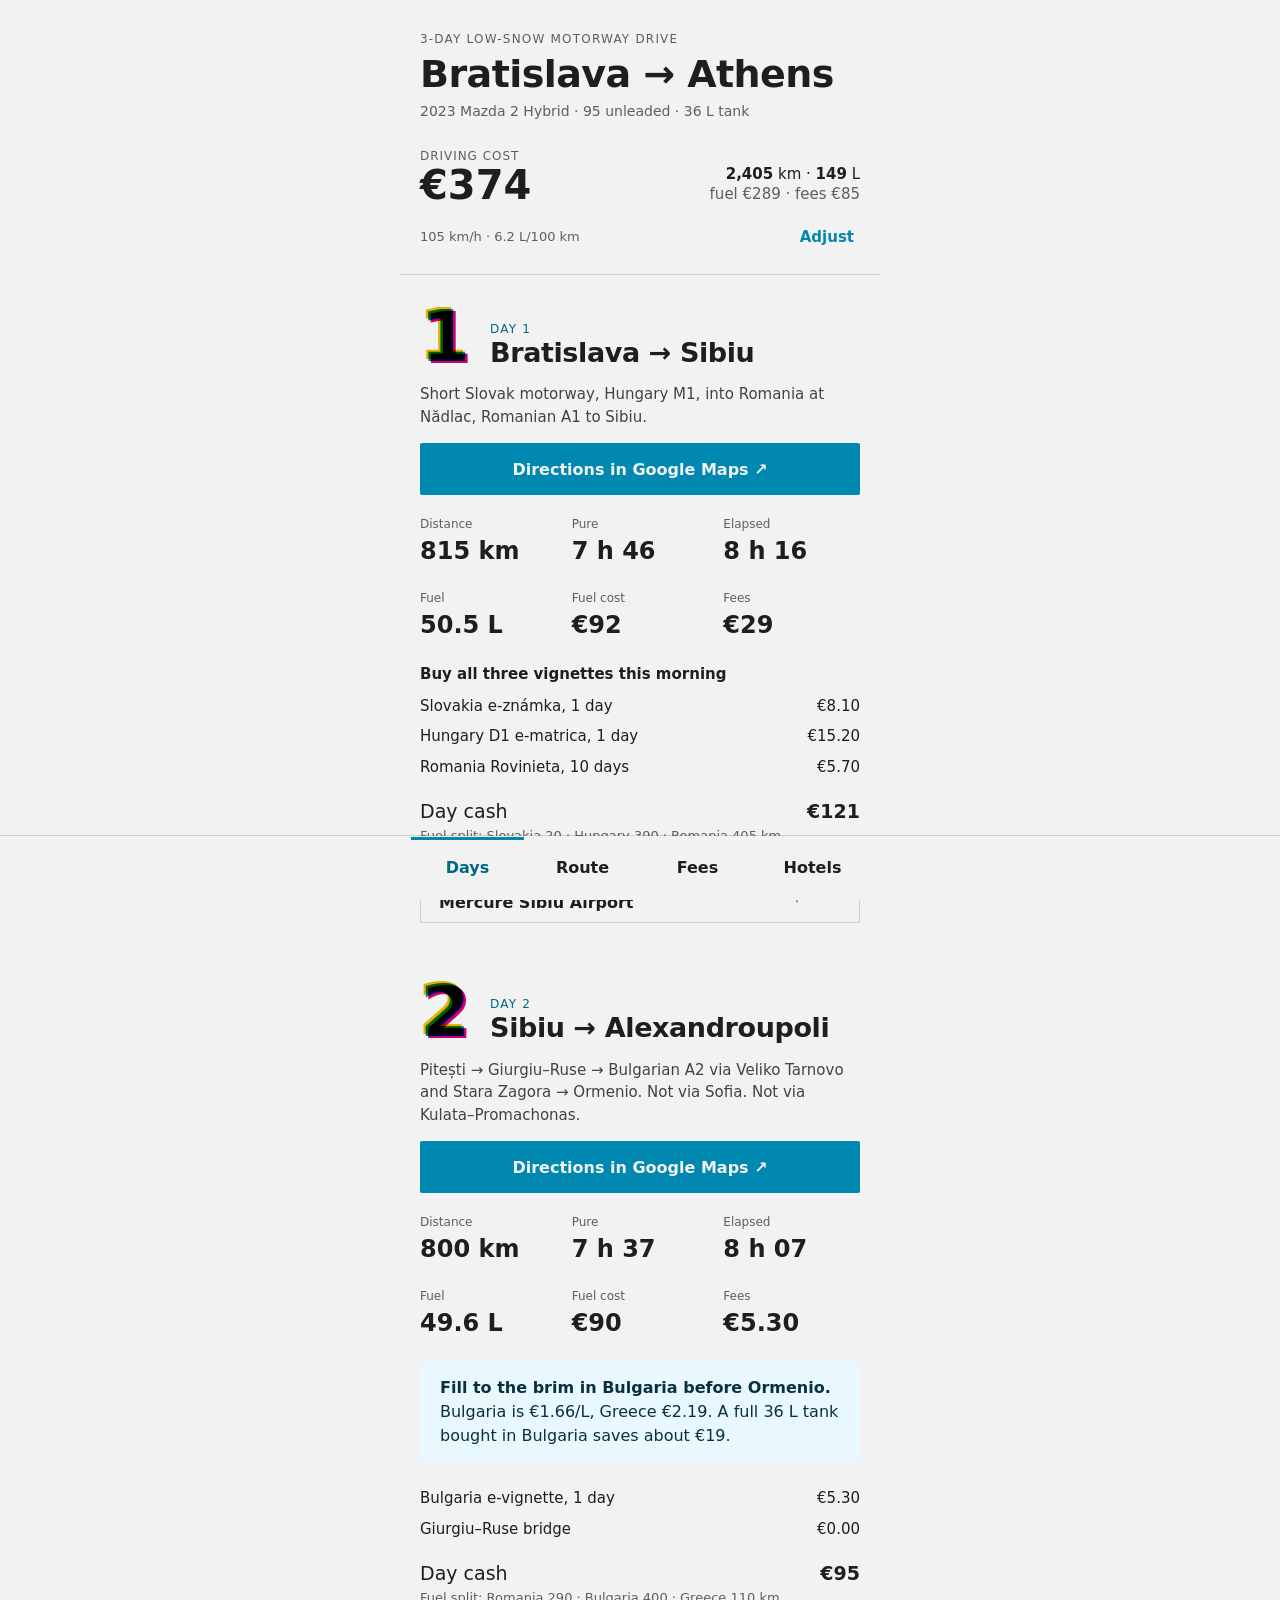
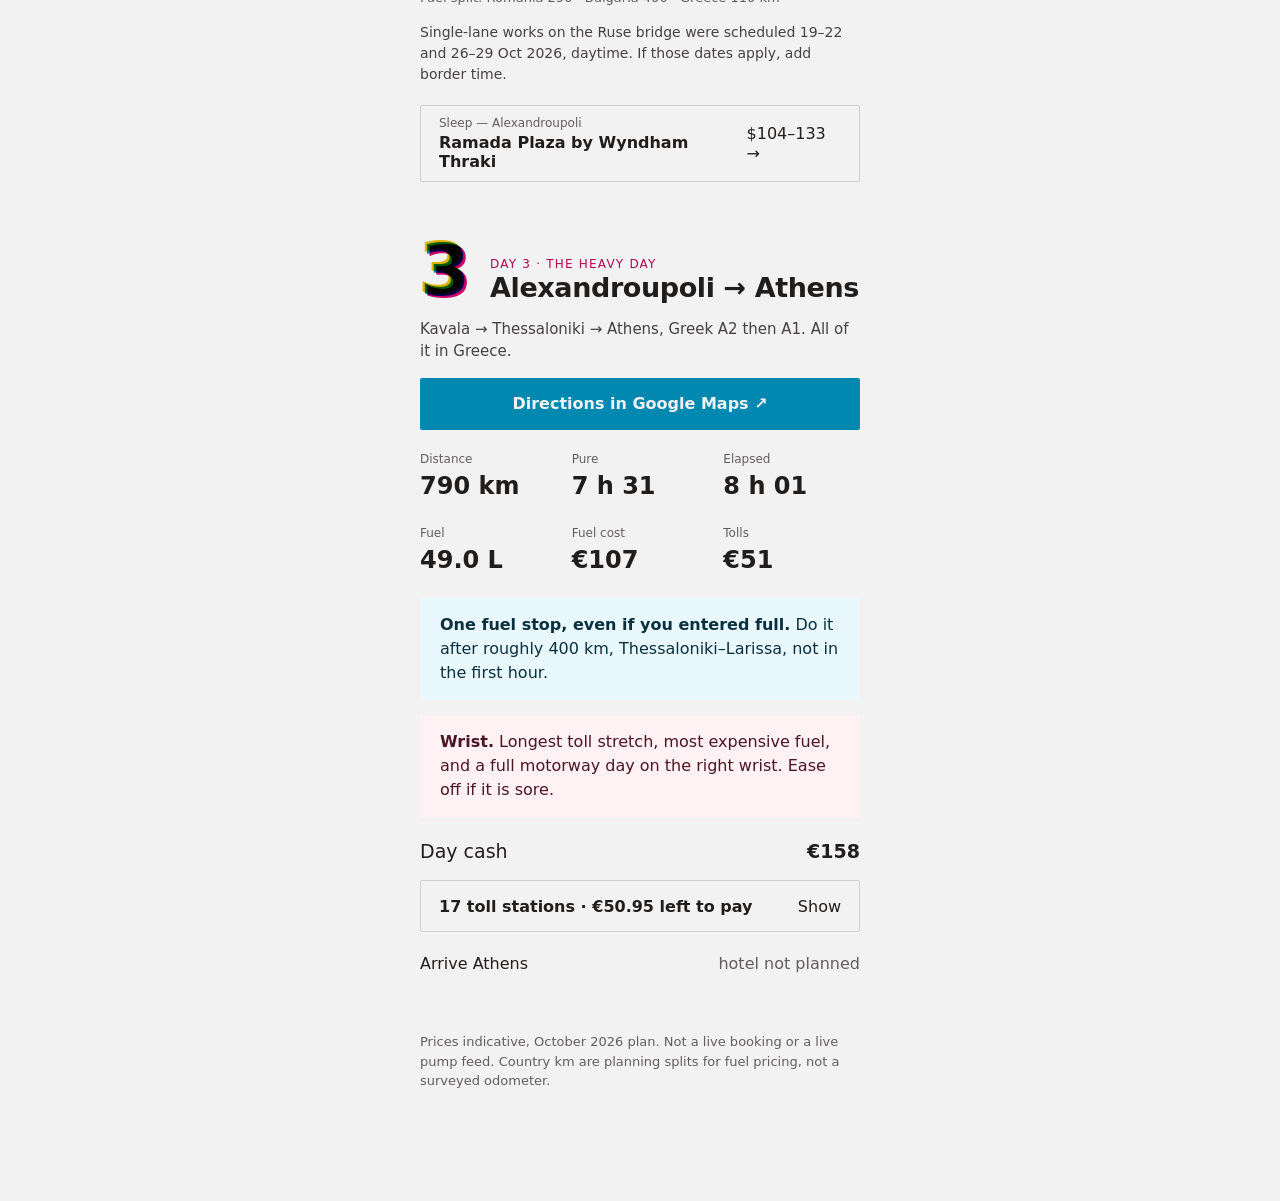
<file: index.html>
<!DOCTYPE html>
<html lang="en">
<head>
<meta charset="utf-8">
<meta name="viewport" content="width=device-width, initial-scale=1">
<title>Bratislava → Athens</title>
<meta http-equiv="refresh" content="0; url=app/">
</head>
<body><a href="app/">Open the Bratislava → Athens trip planner</a></body>
</html>
</file>
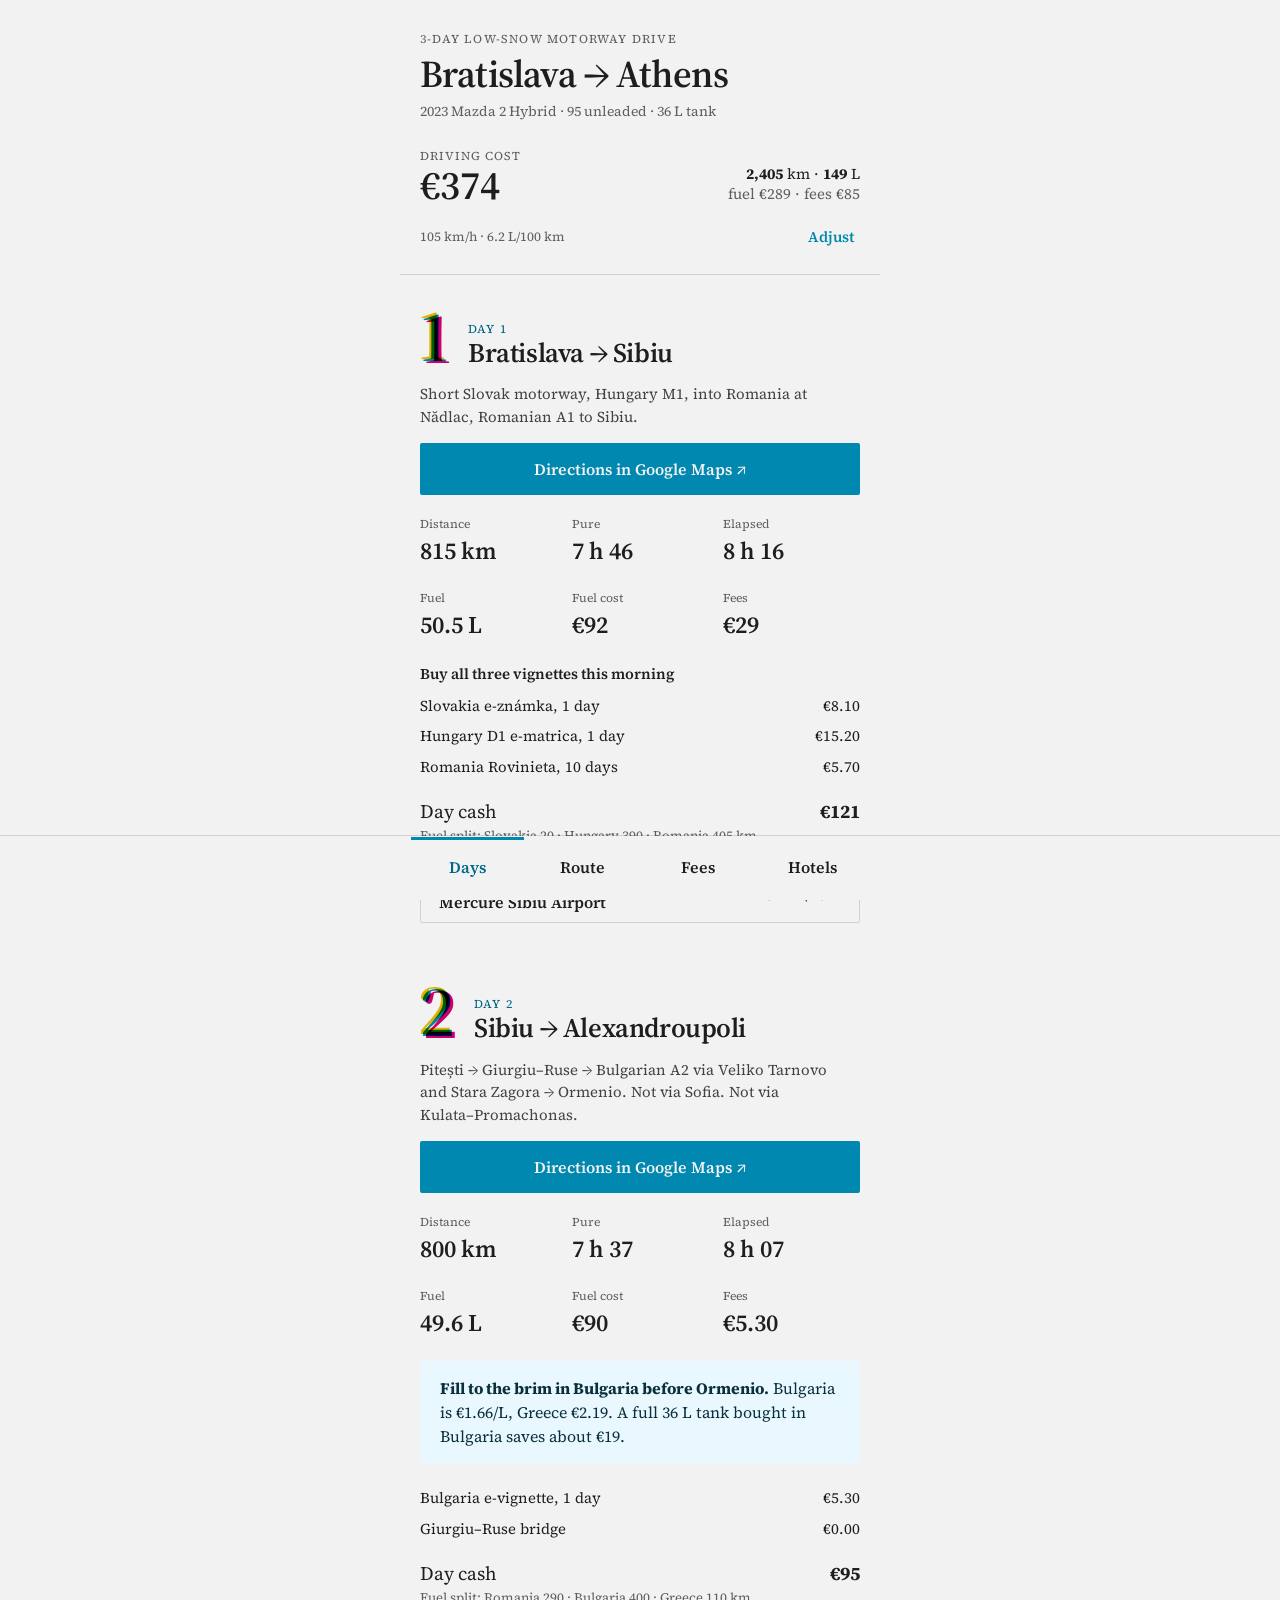
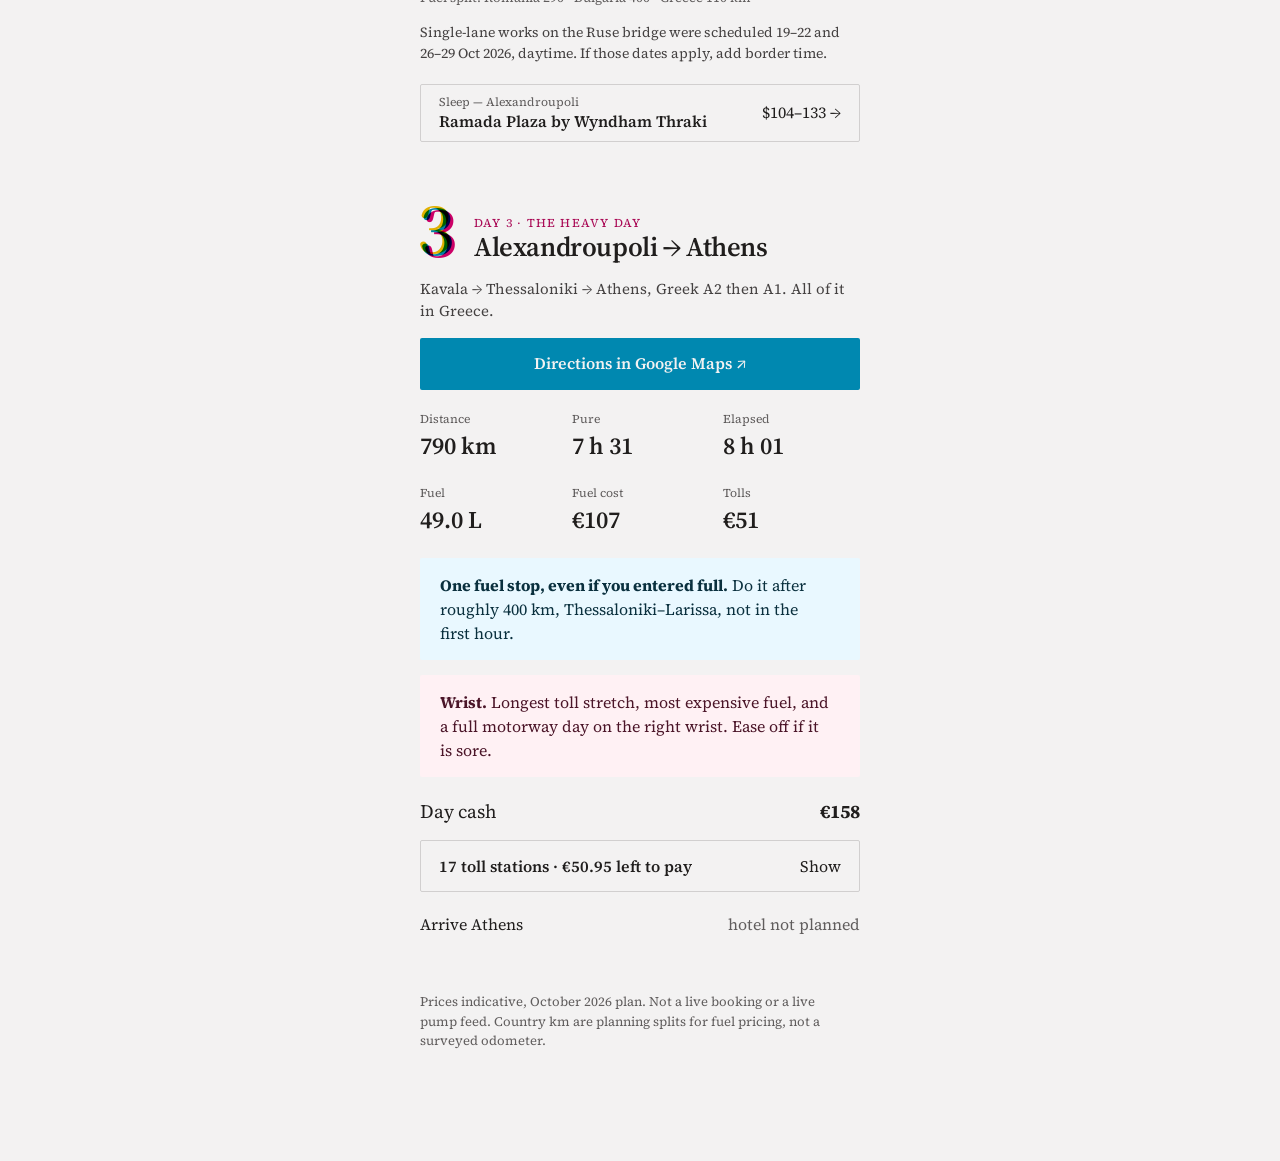
<file: app/index.html>
<!DOCTYPE html>
<html lang="en">
<head>
<meta charset="utf-8">
<meta name="viewport" content="width=device-width, initial-scale=1, viewport-fit=cover">
<meta name="theme-color" content="#f3f2f2">
<title>Bratislava → Athens</title>
<link rel="stylesheet" href="vendor/broadsheet/styles.css">
<link rel="stylesheet" href="app.css">
<script src="vendor/broadsheet/_ds_bundle.js"></script>
</head>
<body>
<div class="app">

  <header class="masthead">
    <div class="eyebrow">3-day low-snow motorway drive</div>
    <h1>Bratislava → Athens</h1>
    <div class="sub">2023 Mazda 2 Hybrid · 95 unleaded · 36 L tank</div>
  </header>

  <div class="totals" id="totals">
    <div class="totals-row">
      <div class="totals-cost">
        <span class="label">Driving cost</span>
        <span class="figure" id="t-cost"></span>
      </div>
      <div class="totals-side">
        <span><strong id="t-km"></strong> km · <strong id="t-litres"></strong> L</span>
        <span class="muted">fuel <span id="t-fuel"></span> · fees <span id="t-fees"></span></span>
      </div>
    </div>
    <div class="totals-meta">
      <span class="small muted"><span class="js-speed"></span> km/h · <span class="js-cons"></span> L/100 km</span>
      <button class="btn btn-ghost adjust-btn" id="adjust-btn" aria-expanded="false" aria-controls="adjust">Adjust</button>
    </div>
    <div class="adjust" id="adjust" hidden>
      <div>
        <div class="slider-head"><span>Planning speed, blended</span><strong><span class="js-speed"></span> km/h</strong></div>
        <input type="range" id="speed" min="90" max="125" step="1" aria-label="Planning speed">
        <div class="small muted">Default 105. Borders, towns and roadworks pull the average below the 130 limit. Plus 3 × 10 min stops a day.</div>
      </div>
      <div>
        <div class="slider-head"><span>Burn</span><strong><span class="js-cons"></span> L/100 km</strong></div>
        <input type="range" id="cons" min="5.2" max="6.7" step="0.1" aria-label="Fuel consumption">
        <div class="presets" id="presets"></div>
        <div class="small muted presets-note">Full tank ≈ <span id="range-km"></span> km at this burn. Plan fills around 450 km.</div>
      </div>
    </div>
  </div>

  <main id="view"></main>

  <nav class="tabbar" aria-label="Sections">
    <div class="tabbar-inner" id="tabs"></div>
  </nav>
</div>
<script src="model.js"></script>
<script src="app.js"></script>
</body>
</html>
</file>
<file: app/vendor/broadsheet/styles.css>
/* Broadsheet — design-system tokens and component classes. This file is the source of truth for the system's look; retune it here and see readme.md. */
@import url('https://fonts.googleapis.com/css2?family=Source+Serif+4:ital,wght@0,400;0,600;1,400&display=swap');

:root {
  --color-bg: #f3f2f2;
  --color-surface: #eae9e9;
  --color-text: #201e1d;
  --color-accent: #0088b0;
  --color-accent-2: #d6006c;
  --color-divider: color-mix(in srgb, #201e1d 16%, transparent);

  /* Tonal ramps — generated in OKLCH on one shared lightness scale, so the
     same step of any role matches the others in visual value. */
  --color-neutral-100: #f8f4f4;
  --color-neutral-200: #eae7e7;
  --color-neutral-300: #d7d3d3;
  --color-neutral-400: #bab6b6;
  --color-neutral-500: #9b9797;
  --color-neutral-600: #7d7979;
  --color-neutral-700: #605d5d;
  --color-neutral-800: #444141;
  --color-neutral-900: #2d2b2b;

  --color-accent-100: #e9f8ff;
  --color-accent-200: #cbeeff;
  --color-accent-300: #99e0ff;
  --color-accent-400: #62c5ee;
  --color-accent-500: #38a6cf;
  --color-accent-600: #1186ac;
  --color-accent-700: #006786;
  --color-accent-800: #004961;
  --color-accent-900: #0a303e;

  --color-accent-2-100: #fff1f4;
  --color-accent-2-200: #ffdee6;
  --color-accent-2-300: #ffc0d0;
  --color-accent-2-400: #ff90b1;
  --color-accent-2-500: #ff458e;
  --color-accent-2-600: #d82071;
  --color-accent-2-700: #aa0b56;
  --color-accent-2-800: #790e3d;
  --color-accent-2-900: #4b1528;

  /* The third process ink — review round 3: the deck's print treatments
     (the CMYK separation and the misregistered plate numerals below) need
     the full four-color set. Cyan and magenta are the system's own accents;
     this yellow completes them, muted to the same press-ink register. A
     print treatment color, not an interface accent — body copy and chrome
     never take it. */
  --color-process-yellow: #edbb00;

  --font-heading: "Source Serif 4", system-ui, sans-serif;
  --font-heading-weight: 600;
  --font-body: "Source Serif 4", system-ui, sans-serif;

  --space-1: 5.0px;
  --space-2: 10.0px;
  --space-3: 15.0px;
  --space-4: 20.0px;
  --space-6: 30.0px;
  --space-8: 40.0px;

  --radius-sm: 1px;
  --radius-md: 2px;
  --radius-lg: 4px;

  /* Elevation — derived from the ground: soft ink-tinted shadows on a
     light theme, a hairline edge + ambient darkness on a dark one. */
  --shadow-sm: 0 1px 2px color-mix(in srgb, #2d2b2b 14%, transparent);
  --shadow-md: 0 3px 10px color-mix(in srgb, #2d2b2b 16%, transparent);
  --shadow-lg: 0 12px 32px color-mix(in srgb, #2d2b2b 22%, transparent);
}

body {
  background: var(--color-bg);
  color: var(--color-text);
  font-family: var(--font-body);
}
h1, h2, h3, h4 { font-family: var(--font-heading); font-weight: var(--font-heading-weight); }

.halftone{position:relative;filter:grayscale(0.35) contrast(1.15);overflow:hidden}
.halftone::after{content:"";position:absolute;inset:0;pointer-events:none;
  background-image:radial-gradient(circle,rgba(0,0,0,0.22) 30%,transparent 32%);
  background-size:3px 3px;mix-blend-mode:multiply}

/* The four-color separation treatment (review round 3) — a photograph
   printed as its misregistered process plates, after the Catalogue Three
   grammar. Markup: a figure.cmyk holding five copies of the image — the
   first is the layout sizer (hidden), then one per plate, each tagged
   .sep-c/.sep-m/.sep-y/.sep-k. The plates are extracted live by the SVG
   feColorMatrix filters in print-plates.js, the system's own defs —
   inlined in the compiled bundle every template page loads, and a
   page that links styles.css directly adds
   <script src="print-plates.js"></script> itself (the defs must be in
   the document: a data-URI filter reference would not survive Chromium,
   and external-file references are unreliable across engines) — nudged
   a few pixels out of register, and multiplied
   onto the paper ground; the halftone dot screens the recombined print.
   The plate offsets live with the deck's projection-scale CSS, since
   misregistration is sized to the output. */
.cmyk{position:relative;overflow:hidden;background:var(--color-bg)}
.cmyk img:first-child{opacity:0} /* layout sizer AND the alt-bearing image — opacity
  keeps it in the accessibility tree (visibility:hidden would drop the figure's only
  description); fully transparent, it adds nothing to the multiply backdrop */
.cmyk img+img{position:absolute;inset:0;width:100%;height:100%;object-fit:cover;mix-blend-mode:multiply}
.cmyk .sep-c{filter:url(#sep-c)}
.cmyk .sep-m{filter:url(#sep-m)}
.cmyk .sep-y{filter:url(#sep-y)}
.cmyk .sep-k{filter:url(#sep-k)}
.cmyk::after{content:"";position:absolute;inset:0;pointer-events:none;
  background-image:radial-gradient(circle,rgba(0,0,0,0.22) 30%,transparent 32%);
  background-size:3px 3px;mix-blend-mode:multiply}

/* The one-image separation (review round 9, promoted from the deck in the
   landing divergence) — the same four plates as ONE compound filter,
   #sep-all in print-plates.js, for a single swappable image: a .print
   wrapper inside the figure holds one <image-slot>, and the filter
   extracts, offsets and multiplies the plates live from whatever the slot
   shows. Markup: figure.cmyk > .print > image-slot (the page sizes the
   .print — aspect-ratio, or absolute fill for bleeds). Hover resolves
   the print into the photograph — the pressman checking registration on
   the light table — so the source shows crisp and any swap chrome stays
   legible; only the reduced-motion fallback below still lifts as a
   single cut (a url() filter cannot CSS-transition; the press driver
   animates the defs instead). */
.cmyk .print{position:relative;width:100%;filter:url(#sep-all)}
/* no hover end-state swap: the press driver (print-plates.js) eases the
   plates into register while purifying their inks to the pure-process
   separation on the same curve, so the converged four-plate merge IS
   the photograph (their multiply equals SourceGraphic by construction)
   — no cut anywhere on the animated path */
@media (prefers-reduced-motion: reduce), (hover: none), (pointer: coarse) {
  .cmyk .print:hover{filter:none} /* without the driver (it stands down on
    exactly these conditions), hover stays the old single cut to the
    crisp source */
}
.cmyk .print image-slot{width:100%;height:100%;display:block}

/* The plate numeral (review rounds 3-4) — display figures set as
   misregistered process plates, the catalog's cover grammar. Review
   round 4 (Barron): THREE plates — C, M, Y only, no black plate — so the
   dark core comes entirely from the C×M×Y multiply overlap (the inks
   product to exact black), with the fringes the registration drift; and
   the spread pulled in by half (less jumbled: one figure with plate
   fringes rather than figures sliding apart). Markup: a .cmyk-num holding
   a .paper span (the white of the sheet: the glyph's union, built from
   offset text-shadow copies) and three .plate spans. The construction
   carries its own ground (--cmyk-num-ground, defaulting to paper) painted
   on its padding box, so the multiply plates always have their backdrop
   even inside an isolated stacking context (entrance animations); the
   padding bleeds wider than any plate offset and the negative margin
   hands the layout box back. Offsets are em-scaled to the glyph. The
   .paper span carries the text once for assistive tech; the .plate spans
   are aria-hidden repeats. */
.cmyk-num{--cmyk-num-ground:var(--color-bg);
  position:relative;width:fit-content;line-height:0.9;
  font-feature-settings:"pnum" 1;
  background:var(--cmyk-num-ground);padding:0.12em;margin:-0.12em}
.cmyk-num .paper{color:var(--color-bg); /* the white of the sheet — always paper,
  whatever the ground: the plates read as printed on paper even when the
  surrounding page is ink */
  text-shadow:0.036em 0.025em 0 var(--color-bg),-0.031em -0.023em 0 var(--color-bg)}
.cmyk-num .plate{position:absolute;inset:0.12em;mix-blend-mode:multiply;
  text-box:trim-both cap alphabetic /* the host trims to its cap box; each
  absolute plate must trim its own line the same way, or its glyphs sit a
  half-leading below the paper union */}
.cmyk-num .plate-c{color:var(--color-accent)}

/* The plate headline (divergence round 3, Barron: "use both" — the
   photograph's plates AND the cover grammar's text plates, on the same
   page). The same three-plate construction as .cmyk-num — paper span
   carrying the real text, C/M/Y plate repeats, dark core from the
   multiply overlap — at HALF the numeral's round-4 offsets: the serif's
   display hairlines are thinner than the numeral strokes the spread was
   measured on, and the full offsets swallow them whole (probed at the
   hero's 80px — the fringes read as an anaglyph poster, not a breath
   out of register) — recut for display
   headlines that sit in running text blocks on the page's own paper:
   no ground painting and no padding bleed (the numeral's ground exists
   for isolated stacking contexts; a headline on the page multiplies
   straight onto the sheet), no width:fit-content and no line-height
   override (the host display class owns its metrics — apply this to
   each .line, which is position:relative for its plates), and the
   plates are inert to the hand (pointer-events/user-select none, so a
   triple-click selects the headline once, not four times). Plates take
   the same pointer lean as .cmyk-num. */
.cmyk-head{position:relative}
.cmyk-head .paper{color:var(--color-bg);
  text-shadow:0.027em 0.0185em 0 var(--color-bg),-0.0245em -0.0175em 0 var(--color-bg)
  /* the union's copies sit at the construction's halved plate offsets
     PLUS the full lean (0.018+0.009 / 0.0125+0.006, and mirrored), so
     the union still backs the plates at viewport-edge lean — invisible
     on the page's own paper, load-bearing on any other ground */}
.cmyk-head .plate{position:absolute;inset:0;mix-blend-mode:multiply;
  pointer-events:none;user-select:none;
  text-box:trim-both cap alphabetic /* match the host's trim, or the
  plates sit a half-leading below the paper union */}
.cmyk-head .plate-c{color:var(--color-accent)}
.cmyk-head .plate-m{color:var(--color-accent-2);
  translate:calc(0.018em + 0.009em*var(--press-nx, 0)) calc(0.0125em + 0.006em*var(--press-ny, 0))}
.cmyk-head .plate-y{color:var(--color-process-yellow);
  translate:calc(-0.0155em + 0.009em*var(--press-nx, 0)) calc(-0.0115em + 0.006em*var(--press-ny, 0))}
.cmyk-num .plate-m{color:var(--color-accent-2);
  translate:calc(0.036em + 0.018em*var(--press-nx, 0)) calc(0.025em + 0.0125em*var(--press-ny, 0))}
.cmyk-num .plate-y{color:var(--color-process-yellow);
  translate:calc(-0.031em + 0.018em*var(--press-nx, 0)) calc(-0.023em + 0.0125em*var(--press-ny, 0))}
/* --press-nx/--press-ny: the pointer lean as a bare -1..1 factor,
   published on :root by the press driver (print-plates.js) and zero
   whenever the driver stands down. Each construction scales the lean to
   its own spread (half of it, here as everywhere) so the moving plates
   drift a breath toward the cursor and the C plate holds. */

/* ══════════════════════════════════════════════════════════════════════════
   Components — built with the tokens above. Plain CSS
   on plain HTML: no JavaScript, no build step. Each class is documented in
   readme.md and demonstrated in foundations/ and components/.
   ══════════════════════════════════════════════════════════════════════ */

*, *::before, *::after { box-sizing: border-box; }
body { margin: 0; font-size: 15px; line-height: 1.55; font-weight: 400; }
h1, h2, h3, h4, h5, h6 {
  font-family: var(--font-heading); font-weight: var(--font-heading-weight);
  line-height: 1.12; letter-spacing: -0.015em; margin: 0 0 var(--space-2);
}
h1 { font-size: 42px; }
h2 { font-size: 32px; }
h3 { font-size: 25px; }
h4 { font-size: 20px; }
h5 { font-size: 16px; }
h6 { font-size: 13px; }
h6 { letter-spacing: 0.08em; text-transform: uppercase; }
p { margin: 0 0 var(--space-3); }
a { color: var(--color-accent); text-underline-offset: 3px; }
img { display: block; max-width: 100%; }
figure { margin: 0; }
figcaption {
  font-size: 11px; margin-top: var(--space-1);
  color: color-mix(in srgb, var(--color-text) 55%, transparent);
}
.text-muted { color: color-mix(in srgb, var(--color-text) 55%, transparent); }
:focus { outline: none; }
:focus-visible { outline: 2px solid var(--color-accent); outline-offset: 2px; }
::selection { background: color-mix(in srgb, var(--color-accent) 30%, transparent); }

/* — rules — */
.hr {
  height: 1px; border: 0; margin: var(--space-4) 0;
  background: var(--color-divider);
}

/* — buttons — */
.btn {
  display: inline-flex; align-items: center; justify-content: center; gap: 6px;
  cursor: pointer; text-decoration: none;
  font-family: var(--font-heading); font-weight: var(--font-heading-weight);
  font-size: 14px; line-height: 1.2; color: var(--color-text); /* matches the .input's 14px —
     the pair sits side by side in sign-up rows */
  background: transparent; border: 1px solid transparent;
  padding: var(--space-2) calc(var(--space-3) * 1.2);
  border-radius: var(--radius-md);
}
.btn svg { display: block; }
.btn:disabled { opacity: 0.45; cursor: not-allowed; }
.btn-primary { background: var(--color-accent); color: var(--color-bg); }
.btn-primary:hover { background: var(--color-accent-600); }
.btn-primary:active { background: var(--color-accent-700); }
.btn-secondary { border-color: var(--color-divider); }
.btn-secondary:hover { background: color-mix(in srgb, var(--color-text) 7%, transparent); }
.btn-secondary:active { background: color-mix(in srgb, var(--color-text) 14%, transparent); }
.btn-ghost { color: var(--color-accent); padding-inline: var(--space-1); }
.btn-ghost:hover { background: color-mix(in srgb, var(--color-accent) 10%, transparent); }
.btn-ghost:active { background: color-mix(in srgb, var(--color-accent) 18%, transparent); }
.btn-icon { width: 36px; height: 36px; padding: 0; }
.btn-block { width: 100%; margin-top: var(--space-2); }

/* — forms — */
.field > label {
  display: block; font-size: 12px; margin-bottom: 5px;
  color: color-mix(in srgb, var(--color-text) 70%, transparent);
}
.input {
  width: 100%; min-height: 36px; padding: 6px 10px; font: inherit;
  font-size: 14px; color: var(--color-text); caret-color: var(--color-accent);
  background: var(--color-surface);
  border: 1px solid var(--color-divider); border-radius: var(--radius-md);
}
.input::placeholder { color: color-mix(in srgb, var(--color-text) 65%, transparent); opacity: 1; }
  /* explicit, measured: the browser default gray misses the 4.5:1 small-text bar on
     the surface fill; 65% ink measures 4.8:1 there, still a step quieter than typed
     text (opacity:1 overrides Firefox's default placeholder fade) */
.input:hover { border-color: color-mix(in srgb, var(--color-text) 45%, transparent); }
.input:focus-visible { border-color: var(--color-accent); outline-offset: 0; }
textarea.input { min-height: 90px; resize: vertical; }
.radio { display: inline-flex; align-items: center; gap: 8px; cursor: pointer; font-size: 14px; }
.radio input, .seg-opt input {
  position: absolute; opacity: 0; width: 0; height: 0; pointer-events: none;
}
.radio .dot {
  width: 16px; height: 16px; flex: none; border-radius: 50%;
  border: 1.5px solid var(--color-divider);
}
.radio:hover .dot { border-color: var(--color-accent); }
.radio input:checked + .dot {
  border-color: var(--color-accent); background: var(--color-accent);
  box-shadow: inset 0 0 0 4px var(--color-bg);
}
.radio input:focus-visible + .dot { outline: 2px solid var(--color-accent); outline-offset: 2px; }
.seg {
  display: inline-flex; overflow: hidden;
  border: 1px solid var(--color-divider); border-radius: var(--radius-md);
}
.seg-opt {
  display: inline-flex; align-items: center; gap: 6px;
  padding: 7px 12px; font-size: 13px; cursor: pointer;
}
.seg-opt + .seg-opt { border-left: 1px solid var(--color-divider); }
.seg-opt:has(input:checked) { background: var(--color-accent); color: var(--color-bg); }
.seg-opt:not(:has(input:checked)):hover { background: color-mix(in srgb, var(--color-text) 7%, transparent); }
.seg-opt:has(input:focus-visible) { outline: 2px solid var(--color-accent); outline-offset: -2px; }

/* — cards — */
.card {
  display: flex; flex-direction: column; gap: var(--space-2);
  padding: var(--space-3); border-radius: var(--radius-md); background: var(--color-surface);
}
.card-kicker { font-size: 10px; letter-spacing: 0.1em; text-transform: uppercase; color: var(--color-accent); }
.card-title {
  font-family: var(--font-heading); font-weight: var(--font-heading-weight);
  font-size: 17px; line-height: 1.2;
}
.card-body { margin: 0; font-size: 13px; opacity: 0.8; flex: 1; }
.card-meta {
  display: flex; align-items: center; gap: 6px; font-size: 11px;
  color: color-mix(in srgb, var(--color-text) 50%, transparent);
}
.elev-sm { box-shadow: var(--shadow-sm); }
.elev-md { box-shadow: var(--shadow-md); }
.elev-lg { box-shadow: var(--shadow-lg); }

/* — tags — */
.tag {
  display: inline-flex; align-items: center; font-size: 11px;
  letter-spacing: 0.02em; padding: 3px 10px;
  border-radius: calc(var(--radius-md) * 0.75);
}
.tag-accent { background: var(--color-accent-100); color: var(--color-accent-800); }
.tag-accent-2 { background: var(--color-accent-2-100); color: var(--color-accent-2-800); }
.tag-neutral { background: var(--color-neutral-100); color: var(--color-neutral-800); }
.tag-outline { border: 1px solid var(--color-accent); color: var(--color-accent); }

/* — navigation — */
.nav {
  display: flex; align-items: center; gap: var(--space-4);
  padding: var(--space-3) var(--space-4);
  border-bottom: none;
}
.nav-brand {
  font-family: var(--font-heading); font-weight: var(--font-heading-weight);
  font-size: 18px; margin-right: auto;
}
.nav a { color: inherit; text-decoration: none; font-size: 14px; }
.nav a:hover, .nav a[aria-current='page'] { color: var(--color-accent); }

/* — tables — */
.table { width: 100%; border-collapse: collapse; font-size: 14px; }
.table th {
  text-align: left; font-size: 11px; letter-spacing: 0.08em; text-transform: uppercase;
  color: color-mix(in srgb, var(--color-text) 60%, transparent);
  padding: var(--space-2); border-bottom: 1px solid var(--color-divider);
}
.table td {
  padding: var(--space-2);
  border-bottom: 1px solid color-mix(in srgb, var(--color-text) 8%, transparent);
}
.table tbody tr:hover { background: color-mix(in srgb, var(--color-text) 4%, transparent); }

/* — dialog — */
.dialog-backdrop {
  position: fixed; inset: 0; display: grid; place-items: center;
  padding: var(--space-4);
  background: color-mix(in srgb, var(--color-neutral-900) 50%, transparent);
}
.dialog {
  width: min(440px, 100%); display: flex; flex-direction: column; gap: var(--space-3);
  padding: var(--space-4); border-radius: var(--radius-lg);
  background: var(--color-surface); box-shadow: var(--shadow-lg);
}
.dialog-title {
  font-family: var(--font-heading); font-weight: var(--font-heading-weight);
  font-size: 20px;
}
.dialog-body { font-size: 14px; opacity: 0.85; }
.dialog-actions { display: flex; justify-content: flex-end; gap: var(--space-2); margin-top: var(--space-2); }
</file>
<file: app/app.css>
/* App layer over the Broadsheet stylesheet. Values mirror the Claude Design
   prototype (Bratislava to Athens.dc.html); tokens come from styles.css. */

body { margin: 0; background: var(--color-bg); }
a { color: var(--color-accent-700); }
a:hover { color: var(--color-accent-800); }
a.btn { text-decoration: none; }
input[type=range] { width: 100%; height: 44px; margin: 0; accent-color: var(--color-accent); }
input[type=checkbox] { width: 22px; height: 22px; margin: 0; accent-color: var(--color-accent); flex: none; }
button:focus-visible, a:focus-visible, input:focus-visible { outline: 2px solid var(--color-accent); outline-offset: 2px; }
h1, h2, h3 { text-wrap: balance; }

.app { max-width: 480px; margin: 0 auto; font-size: 17px; line-height: 1.5; color: var(--color-text); padding-bottom: 110px; }
.muted { color: var(--color-neutral-700); }
.small { font-size: 13px; }
.prose { font-size: 15px; color: var(--color-neutral-800); text-wrap: pretty; }
.eyebrow { font-size: 12px; letter-spacing: 0.1em; text-transform: uppercase; color: var(--color-neutral-700); }
.eyebrow.accent { color: var(--color-accent-700); }
.eyebrow.accent-2 { color: var(--color-accent-2-700); }
.caps { font-size: 12px; letter-spacing: 0.08em; text-transform: uppercase; color: var(--color-neutral-700); }
.row { display: flex; justify-content: space-between; gap: var(--space-3); }
.row-baseline { display: flex; justify-content: space-between; align-items: baseline; gap: var(--space-3); }

/* — masthead — */
.masthead { padding: var(--space-6) var(--space-4) var(--space-2); }
.masthead h1 { font-size: 38px; margin: var(--space-1) 0; }
.masthead .sub { font-size: 14px; color: var(--color-neutral-700); }

/* — sticky totals — */
.totals { position: sticky; top: 0; z-index: 5; background: var(--color-bg); padding: var(--space-3) var(--space-4); box-shadow: 0 1px 0 var(--color-divider); }
.totals.open { box-shadow: var(--shadow-md); }
.totals-row { display: flex; align-items: flex-end; justify-content: space-between; gap: var(--space-3); }
.totals-cost { display: flex; flex-direction: column; }
.totals-cost .label { font-size: 12px; letter-spacing: 0.08em; text-transform: uppercase; color: var(--color-neutral-700); }
.totals-cost .figure { font-family: var(--font-heading); font-weight: 600; font-size: 40px; line-height: 1; font-variant-numeric: tabular-nums; }
.totals-side { display: flex; flex-direction: column; align-items: flex-end; font-size: 15px; line-height: 1.35; text-align: right; }
.totals-meta { display: flex; justify-content: space-between; align-items: center; margin-top: var(--space-2); }
.adjust-btn { min-height: 44px; font-size: 15px; }
.adjust { display: flex; flex-direction: column; gap: var(--space-4); padding: var(--space-2) 0 var(--space-3); }
.adjust[hidden] { display: none; }
.slider-head { display: flex; justify-content: space-between; align-items: baseline; }
.presets { display: grid; grid-template-columns: repeat(3, 1fr); gap: var(--space-2); }
.presets .btn { min-height: 52px; flex-direction: column; gap: 0; font-size: 15px; padding: var(--space-1); }
.presets .btn span + span { font-size: 11px; font-weight: 400; }
.presets-note { margin-top: var(--space-2); }

main { padding: 0 var(--space-4); }
.screen { padding-top: var(--space-6); }
.screen > h2 { font-size: 27px; }

/* — days — */
.days { display: flex; flex-direction: column; gap: 56px; }
.day-head { display: flex; align-items: flex-end; gap: var(--space-4); }
.day-num { display: inline-block; font-family: var(--font-heading); font-weight: 600; font-size: 72px; }
.day-num.plain { line-height: 0.9; }
.day-head h2 { font-size: 27px; margin: 0; }
.day-roads { font-size: 15px; margin: var(--space-3) 0; color: var(--color-neutral-800); text-wrap: pretty; }
.maps-btn { width: 100%; min-height: 52px; font-size: 16px; margin-bottom: var(--space-4); }
.stats { display: grid; grid-template-columns: repeat(3, minmax(0, 1fr)); gap: var(--space-4) var(--space-3); }
.stat-label { font-size: 12px; color: var(--color-neutral-700); }
.stat-value { font-size: 24px; font-weight: 600; font-variant-numeric: tabular-nums; }
.fee-lines { margin-top: var(--space-4); font-size: 15px; }
.fee-lines .title { font-weight: 600; margin-bottom: var(--space-1); }
.fee-lines .row { padding: 4px 0; }
.cash { display: flex; justify-content: space-between; align-items: baseline; margin-top: var(--space-3); font-size: 19px; }
.note { margin-top: var(--space-4); padding: var(--space-3) var(--space-4); border-radius: var(--radius-md); font-size: 16px; text-wrap: pretty; background: var(--color-accent-100); color: var(--color-accent-900); }
.note + .note { margin-top: var(--space-3); }
.note.warn { background: var(--color-accent-2-100); color: var(--color-accent-2-900); }
.bridge-note { font-size: 14px; margin: var(--space-3) 0 0; color: var(--color-neutral-800); text-wrap: pretty; }
.wide-btn { width: 100%; justify-content: space-between; min-height: 52px; margin-top: var(--space-3); font-size: 16px; }
.wide-btn > span:last-child { font-weight: 400; }
.sleep-btn { min-height: 56px; margin-top: var(--space-4); text-align: left; }
.sleep-btn .stack { display: flex; flex-direction: column; align-items: flex-start; gap: 2px; }
.sleep-btn .stack span:first-child { font-size: 12px; font-weight: 400; color: var(--color-neutral-700); }
.arrive { margin-top: var(--space-4); font-size: 16px; }

/* — toll checklist — */
.toll-groups { display: flex; flex-direction: column; gap: var(--space-4); }
.toll-groups.inline { margin-top: var(--space-3); }
.toll-groups .caps { display: flex; justify-content: space-between; padding-bottom: 4px; }
.check { display: flex; align-items: center; gap: var(--space-3); min-height: 44px; cursor: pointer; font-size: 16px; }
.check.paid .name, .check.paid .price { opacity: 0.5; }
.check .name { flex: 1; text-wrap: pretty; }
.check.adder { min-height: 56px; }
.check.adder .price { white-space: nowrap; color: var(--color-neutral-700); }

/* — route rail — */
.countries { display: flex; flex-direction: column; gap: var(--space-6); margin-top: var(--space-4); }
.countries h3 { font-size: 23px; margin: 0; }
.cstats { display: grid; grid-template-columns: repeat(4, minmax(0, 1fr)); gap: var(--space-2); margin: var(--space-2) 0 var(--space-3); font-size: 15px; }
.cstats .k { font-size: 11px; color: var(--color-neutral-700); }
.rail { display: flex; flex-direction: column; border-left: 2px solid var(--color-accent-300); margin-left: 6px; }
.stop { display: flex; align-items: center; gap: var(--space-3); min-height: 40px; margin-left: -8px; }
.stop .dot { width: 14px; height: 14px; border-radius: 50%; flex: none; background: var(--color-accent); box-shadow: 0 0 0 3px var(--color-bg); }
.stop.border .dot { background: var(--color-text); }
.stop.night .dot { background: var(--color-accent-2); }
.stop .n { font-size: 17px; }
.stop.border .n, .stop.night .n { font-weight: 600; }
.stop .note-txt { font-size: 13px; color: var(--color-neutral-700); }

/* — fees — */
.fees { display: flex; flex-direction: column; gap: var(--space-4); margin-top: var(--space-4); }
.fee { display: flex; gap: var(--space-3); align-items: flex-start; }
.fee-body { flex: 1; min-width: 0; }
.fee-title { display: flex; justify-content: space-between; gap: var(--space-2); font-size: 18px; }
.fee-what { font-size: 14px; color: var(--color-neutral-800); text-wrap: pretty; }
.fee-shop { display: inline-flex; align-items: center; min-height: 44px; font-size: 15px; }
.buy-btn { min-height: 44px; min-width: 84px; }
.section-h { font-size: 21px; margin-top: var(--space-8); }
.fees-total { display: flex; justify-content: space-between; align-items: baseline; margin-top: var(--space-4); font-size: 21px; }

/* — hotels — */
.nights { display: flex; flex-direction: column; gap: var(--space-8); }
.nights h2 { font-size: 27px; }
.hotel-list { display: flex; flex-direction: column; gap: var(--space-3); }
.hotel { padding: var(--space-4); }
.hotel.selected { box-shadow: inset 0 0 0 2px var(--color-accent); }
.hotel-pick { display: flex; flex-direction: column; gap: var(--space-2); text-align: left; font: inherit; color: inherit; cursor: pointer; border: 0; background: none; padding: 0; width: 100%; }
.hotel-tags { display: flex; gap: var(--space-2); flex-wrap: wrap; min-height: 20px; }
.hotel .card-title { font-size: 20px; }
.hotel-price { white-space: nowrap; font-weight: 600; }
.facts { display: grid; grid-template-columns: auto 1fr; gap: 4px var(--space-3); font-size: 15px; }
.facts .k { color: var(--color-neutral-700); }
.hotel-extra { font-size: 14px; color: var(--color-neutral-800); }
.hotel-links { display: grid; grid-template-columns: 1fr 1fr; gap: var(--space-2); margin-top: var(--space-1); }
.hotel-links .btn { min-height: 44px; }

/* — tab bar — */
.tabbar { position: fixed; left: 0; right: 0; bottom: 0; z-index: 10; background: var(--color-bg); box-shadow: 0 -1px 0 var(--color-divider); }
.tabbar-inner { max-width: 480px; margin: 0 auto; display: grid; grid-template-columns: repeat(4, 1fr); padding: 0 var(--space-2) env(safe-area-inset-bottom); }
.tabbar .btn { min-height: 64px; font-size: 16px; border-radius: 0; color: var(--color-text); }
.tabbar .btn[aria-current=page] { color: var(--color-accent-700); box-shadow: inset 0 3px 0 var(--color-accent); }
</file>
